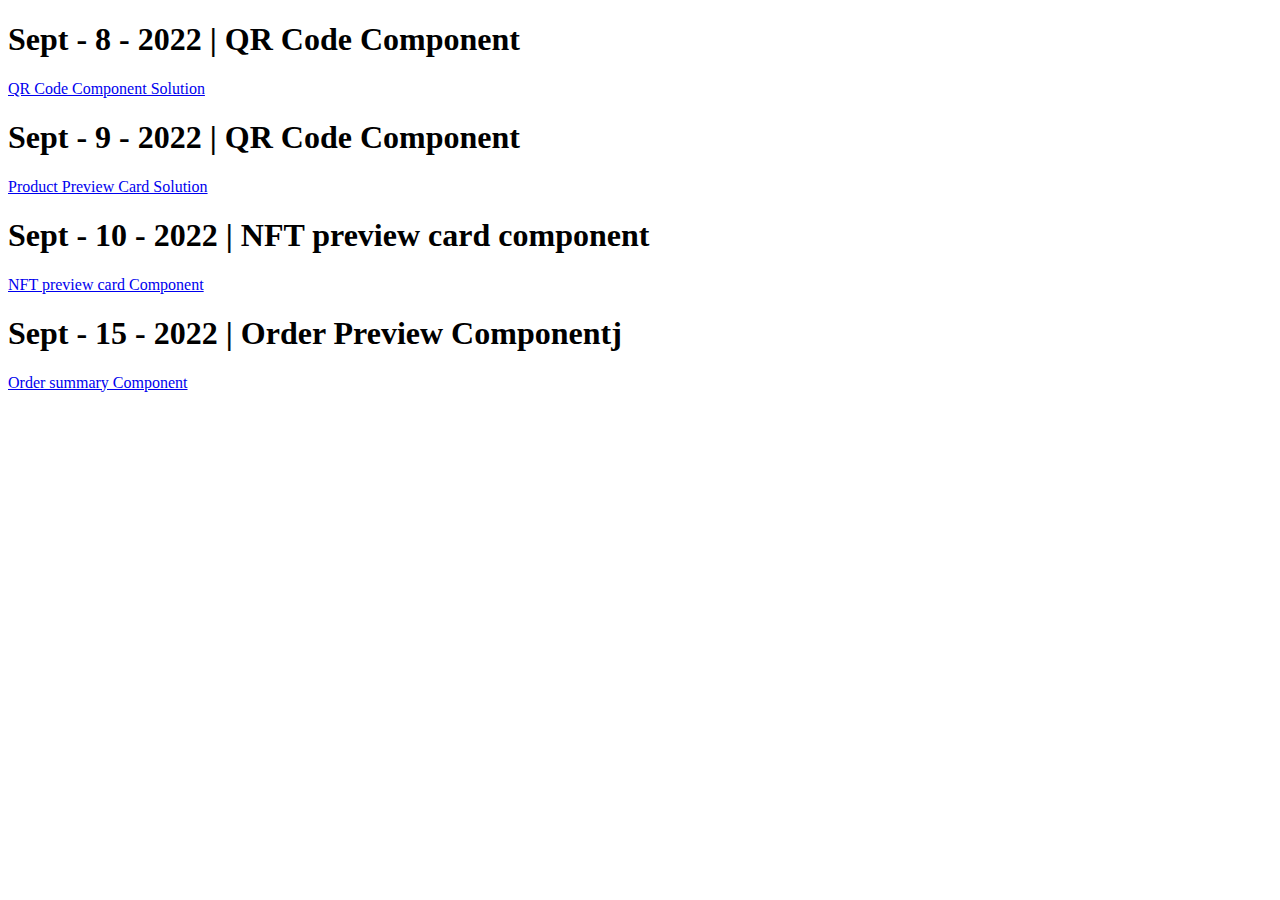
<file: index.html>
<!DOCTYPE html>
<html lang="en">
  <head>
    <meta charset="UTF-8">
    <meta name="viewport" content="width=device-width, initial-scale=1.0">
    <meta http-equiv="X-UA-Compatible" content="ie=edge">
    <title>Frontend Mentor Solutions</title>
  </head>
  <body>
    <main>
        <h1>Sept - 8 - 2022 | QR Code Component</h1>
        <a href="qr-code-component-main/index.html">QR Code Component Solution</a>
        <h1>Sept - 9 - 2022 | QR Code Component</h1>
        <a href="product-preview-card-component-main/index.html">Product Preview Card Solution</a>
        <h1>Sept - 10 - 2022 | NFT preview card component</h1>
        <a href="nft-preview-card-component-main/index.html">NFT preview card Component</a>
        <h1>Sept - 15 - 2022 | Order Preview Componentj</h1>
        <a href="order-summary-component-main/index.html">Order summary Component</a>
    </main>
  </body>
</html>
</file>
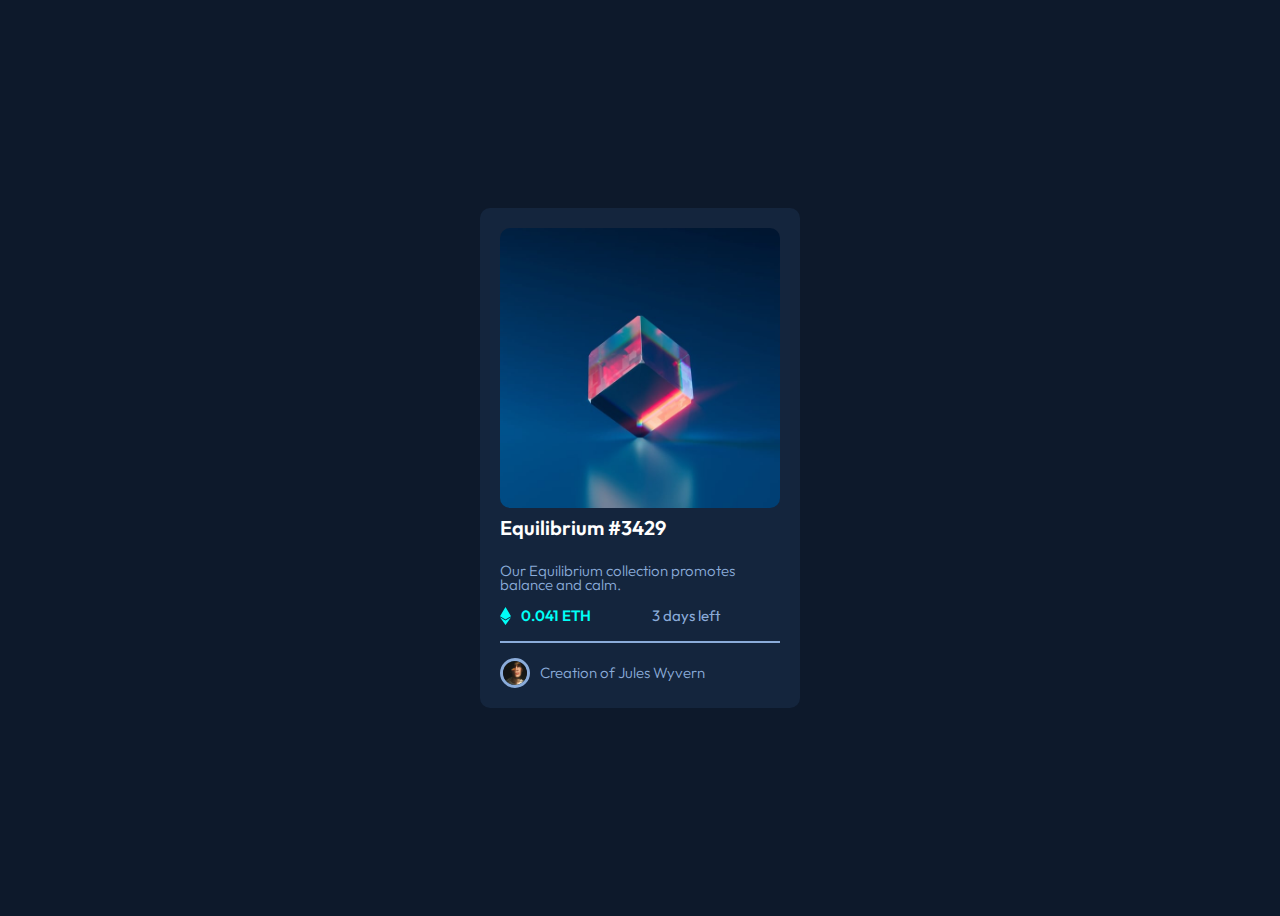
<file: nft-preview-card-component-main/index.html>
<!DOCTYPE html>
<html lang="en">
<head>
  <meta charset="UTF-8">
  <meta name="viewport" content="width=device-width, initial-scale=1.0"> <!-- displays site properly based on user's device -->

  <link rel="icon" type="image/png" sizes="32x32" href="./images/favicon-32x32.png">
  <link rel="stylesheet" href="css/style.css">  
</head>
<body>

    <main>
      <div class="container">
        <div class="image">
          <img src="images/image-equilibrium.jpg" alt="nft-equalibrium">
        </div>

        <div class="text">
          <h1>Equilibrium #3429</h1>
          
          <p class="description">Our Equilibrium collection promotes balance and calm.</p>

          <div class="price-date">
            <div class="eth">
              <img src="images/icon-ethereum.svg" class="eth-logo" alt="eth-ticker"> <p class="price">0.041 ETH</p>
            </div>
            <p class="date">3 days left</p>
          </div>
            <hr>
          <div class="social">
            <div class="social-img-container">
              <img class="social-img" src="images/image-avatar.png" alt="image-avatar">
            </div>
            <p class="creation"> Creation of Jules Wyvern</p>
          </div>
        </div>
      </div>

    </main>

</body>
</html>
</file>
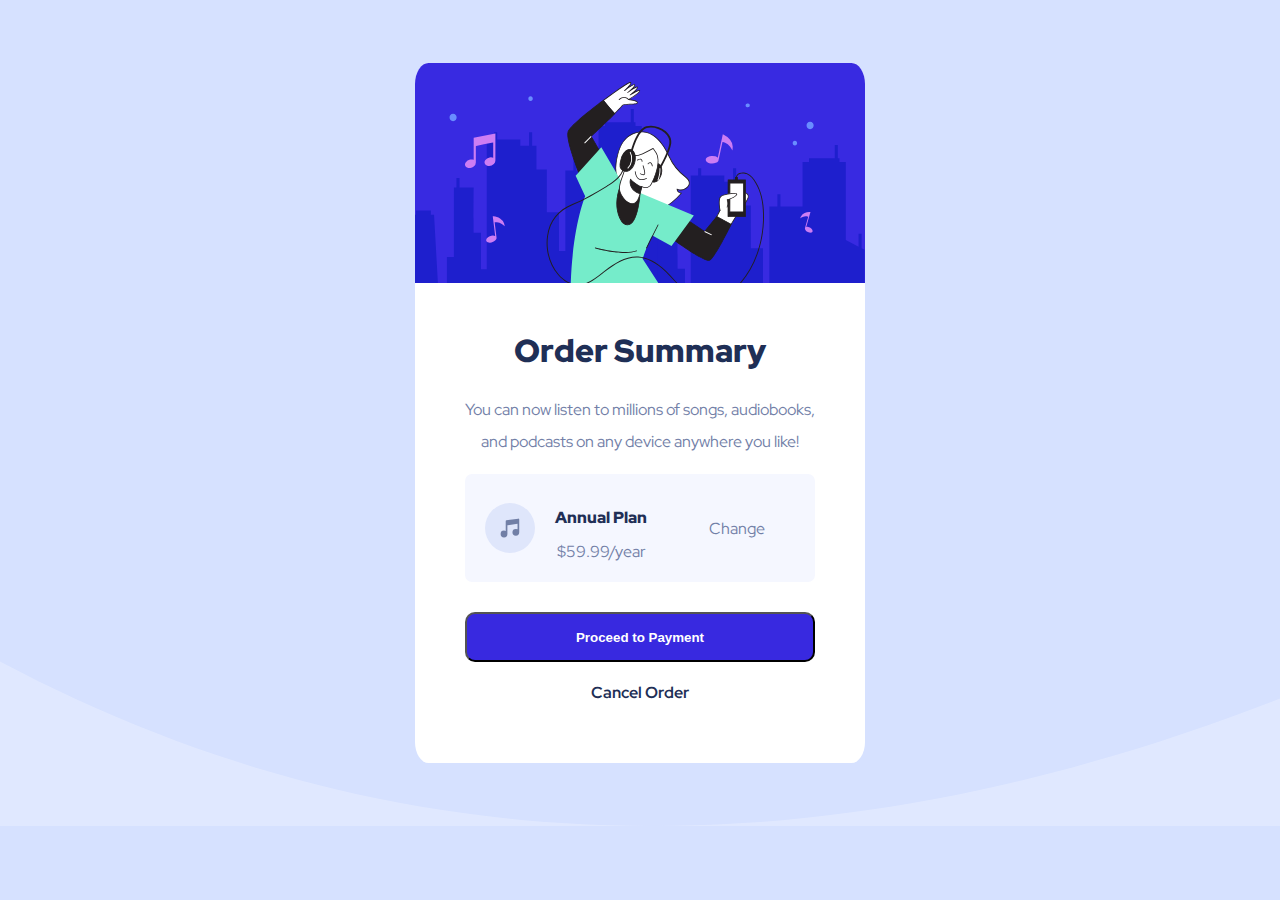
<file: order-summary-component-main/index.html>
<!DOCTYPE html>
<html lang="en">
<head>
  <meta charset="UTF-8">
  <meta name="viewport" content="width=device-width, initial-scale=1.0"> <!-- displays site properly based on user's device -->

  <link rel="icon" type="image/png" sizes="32x32" href="./images/favicon-32x32.png">
  <link rel="stylesheet" href="css/style.css">
  
  <title>Frontend Mentor | Order summary card</title>

</head>
<body>
    <main>
      <div class="container">
        <img src="images/illustration-hero.svg" alt="woman dancing to music">
        <div class="content">
          <h1>Order Summary</h1>

          <p>
          You can now listen to millions of songs, audiobooks, and podcasts on any 
          device anywhere you like!
          </p>

          <div class="pricing">
            <img src="images/icon-music.svg" alt="eigth note">
            <div class="annual-plan">
              <h2>Annual Plan</h2>
              $59.99/year
            </div>

            <div class="Change">
              Change
            </div>
          </div>

          <div class="Payment">
            <button>Proceed to Payment</button>
            <div class="Cancel">
              Cancel Order
            </div>
          </div>
        </div>
      </div>
    </main> 
</body>
</html>
</file>
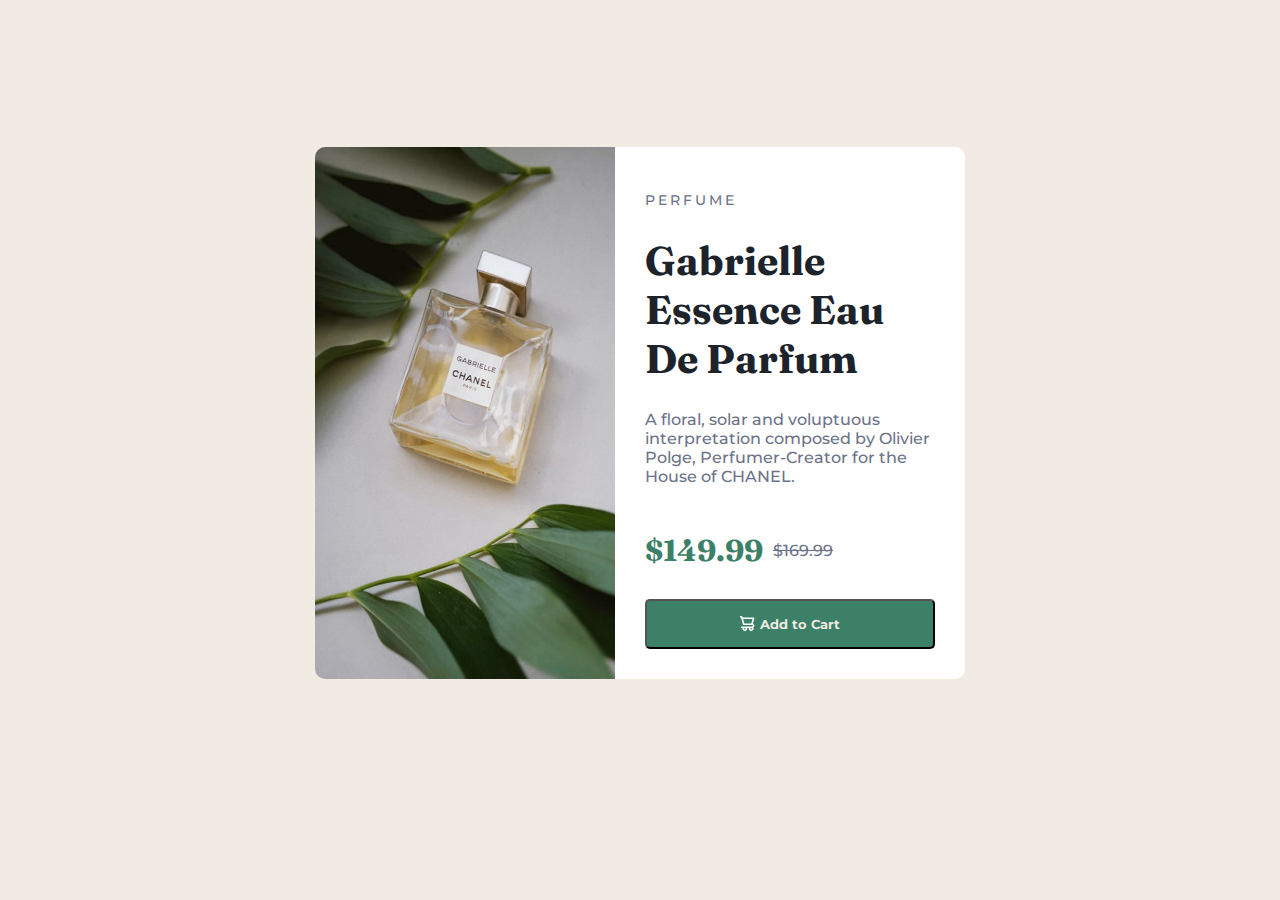
<file: product-preview-card-component-main/index.html>
<!DOCTYPE html>
<html lang="en">
<head>
  <meta charset="UTF-8">
  <meta name="viewport" content="width=device-width, initial-scale=1.0"> <!-- displays site properly based on user's device -->

  <link rel="icon" type="image/png" sizes="32x32" href="./images/favicon-32x32.png">
  
  <title>Frontend Mentor | Product preview card component</title>
  <link rel="stylesheet" href="css/style.css">

  <link rel="preconnect" href="https://fonts.googleapis.com">
  <link rel="preconnect" href="https://fonts.gstatic.com" crossorigin>
  <link href="https://fonts.googleapis.com/css2?family=Montserrat:wght@500;700&display=swap" rel="stylesheet">
  <link href="https://fonts.googleapis.com/css2?family=Fraunces:opsz,wght@9..144,700&family=Montserrat:wght@500;700&display=swap" rel="stylesheet">
</head>
<body>
  <main>
      <div class="container">

        <div class="image">
          <img src="images/image-product-desktop.jpg">
        </div>

        <div class="text">
          <p class="category">Perfume</p>

          <h1>Gabrielle Essence Eau De Parfum</h1>

          <p class="description">
            A floral, solar and voluptuous interpretation composed by Olivier Polge, 
            Perfumer-Creator for the House of CHANEL.
          </p>

          <div class="pricing">
            <p class="price">$149.99</p>
            <p class="discount">$169.99</p>
          </div>
          <div class="add-to-cart">
            
            <button><img class="icon" src="images/icon-cart.svg">Add to Cart</button>
          </div>
        </div>

      </div>
  </main>
</body>
</html>
</file>
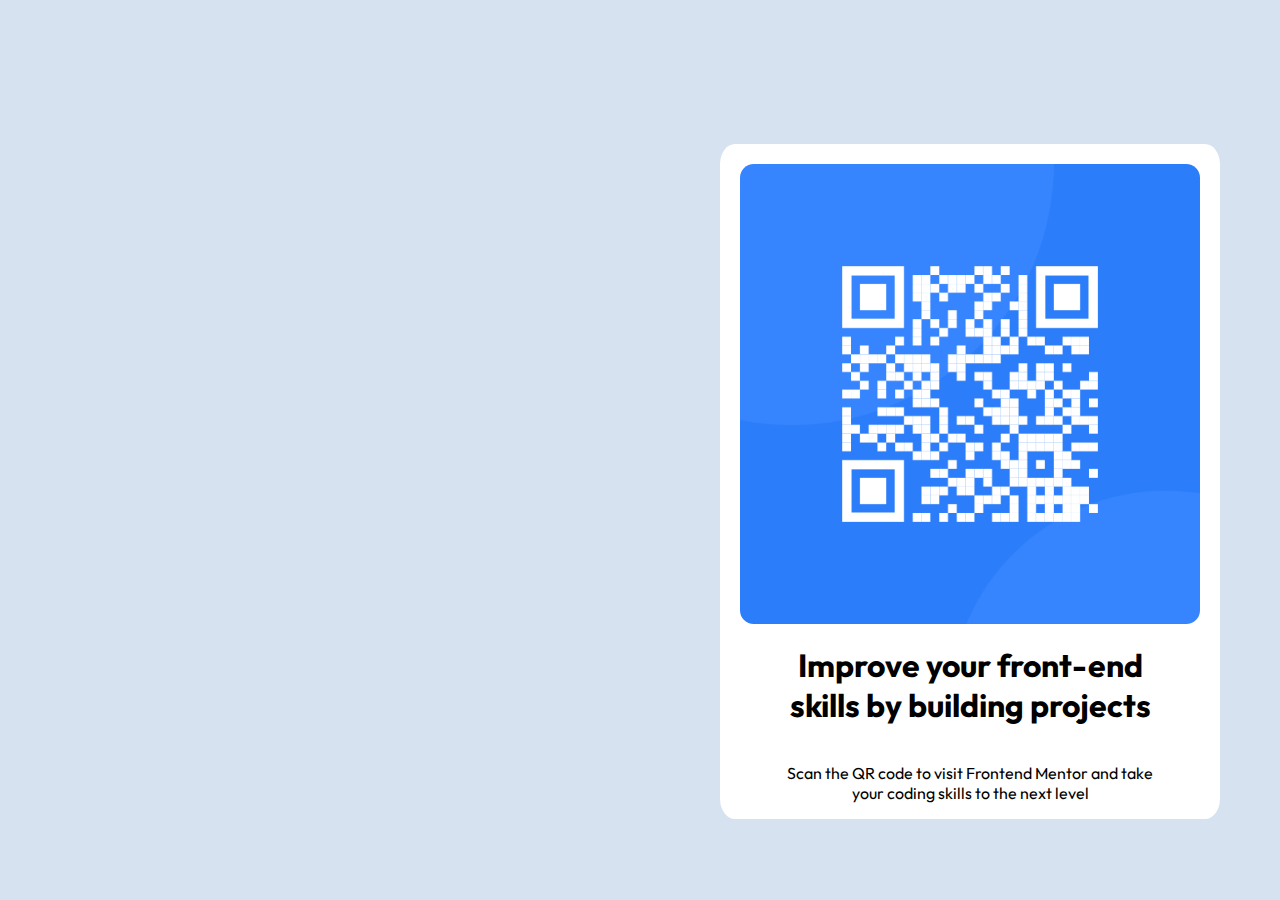
<file: qr-code-component-main/index.html>
<!DOCTYPE html>
<html lang="en">
<head>
  <meta charset="UTF-8">
  <meta name="viewport" content="width=device-width, initial-scale=1.0"> <!-- displays site properly based on user's device -->
  <link rel="icon" type="image/png" sizes="32x32" href="./images/favicon-32x32.png">
  <title>Frontend Mentor | QR code component</title>
  <link rel="stylesheet" href="css/style.css">
  <link rel="preconnect" href="https://fonts.googleapis.com">
  <link rel="preconnect" href="https://fonts.gstatic.com" crossorigin>
  <link href="https://fonts.googleapis.com/css2?family=Outfit:wght@400;700&display=swap" rel="stylesheet">
</head>
<body>
  <main>
    <div class="container">
        <img src="images/image-qr-code.png" alt="qr-code">
        <h1> Improve your front-end skills by building projects </h1>

        <p> Scan the QR code to visit Frontend Mentor and take your coding skills to the next level </p>
    </div>
  </main>
</body>
</html>
</file>
<file: nft-preview-card-component-main/css/style.css>
@import url('https://fonts.googleapis.com/css2?family=Outfit:wght@300;400;600&display=swap');

:root {
  --mobile: 375px;
  --desktop: 1440px;

  --soft-blue: hsl(215, 51%, 70%);
  --cyan: hsl(178, 100%, 50%);

  --very-dark-blue-main-bg: hsl(217, 54%, 11%);
  --very-dark-blue-card-bg: hsl(216, 50%, 16%);
  --very-dark-blue-line: hsl(215, 32%, 27%);
  --white: hsl(0, 0%, 100%);

  --font-size-paragraph: 15px;

  --family: 'Outfit', sans-serif;
  --weight-light: 300;
  --weight-medium: 400;
  --weight-bold: 600;
}

html {
  size: var(--desktop);
}
body {
  height: 100vh;
  display: flex;
  justify-content: center;
  align-items: center;
  font-family: var(--family);
  font-size: var(--font-size-paragraph);
  color: var(--soft-blue);
  background-color: var(--very-dark-blue-main-bg);

}

main {
  width: 320px;
  height: 500px;
  font-size: var(--font-size-paragraph);
  font-weight: var(--weight-light);
  overflow: hidden;
  border-radius: 10px;

  background-color: var(--very-dark-blue-card-bg);

  display: flex;
  justify-content: center;
  word-wrap: break-word;

}

.container {
  overflow: hidden;
  display: flex;
  margin: 20px;
  overflow: hidden;
  flex-direction: column;
  justify-content: space-evenly;
  align-items: center;
}

.image {
  display: flex;
  justify-content: center;
  align-items: center;
  flex: 100%;
  height: 350px;
}

.image img {
  border-radius: 10px;
  flex: 100%;
  max-width: 100%;
  max-height: 100%;
}

.text {
  flex: 100%;
  display: flex;
  flex-wrap: wrap;
  justify-content: start;
  flex-direction: column;
  line-height: 14px;
}

.text h1 {
  color: var(--white);
  font-weight: var(--weight-bold);
  font-size: 20px;
}

p {
  font-size: var(--font-size-paragraph);
  margin: auto;
}

.price-date, .social {
  display: flex;
  flex-direction: row;
  justify-content: space-between;
}

.eth {
  display: flex;
  flex-direction: row;
  justify-content: center;
  align-items: center;
}

.eth-logo {
  height: 100%;
}
.price {
  padding-left: 10px;
  color: var(--cyan);
  font-weight: var(--weight-bold);
}

.date {
  font-weight: var(--weight-medium);
  justify-self: end;
}

hr {
  border: 1px solid var(--soft-blue);
  width: 100%;
  margin: auto;
}

.social {
  display: flex;
  justify-content: flex-start;
}

.social-img-container{
  max-height: 30px;
  max-width:  30px;
  display: flex;
}

.social-img {
  max-height: 100%;
  max-width: 100%;
  border-radius: 50%;
  border: 3px solid var(--soft-blue);
}

.creation {
  display: flex;
  margin-left: 10px;
}

@media (min-width: var(--mobile)) {


}
</file>
<file: order-summary-component-main/css/style.css>
@import url('https://fonts.googleapis.com/css2?family=Red+Hat+Display:wght@500;700;900&display=swap');

:root {
  --mobile: 375px;
  --desktop: 1440px;

  --pale-blue: hsl(225, 100%, 94%);
  --bright-blue: hsl(245, 75%, 52%);

  --very-pale-blue: hsl(225, 100%, 98%);
  --desaturated-blue: hsl(224, 23%, 55%);
  --dark-blue: hsl(223, 47%, 23%);

  --font-size-paragraph: 16px;

  --font-family: 'Red Hat Display', sans-serif;

  --weights-normal: 500; 
  --weights-bold: 700; 
  --weights-strong: 900;
}

html {
  position: relative;
  z-index: 10;
  background-color: var(--pale-blue);
  background-image: url("../images/pattern-background-desktop.svg");
  background-size: cover;
}

body {
  height: 90vh;
  display: flex;
  justify-content: center;
  align-items: center;
  min-width: var(--mobile);
}

main {
  max-width: var(--desktop);
  font-family: var(--font-family);
  color: var(--dark-blue);
  display: flex;
  justify-items: center;
}

.container {
  background-color: white;
  border-radius: 3%;
  width: 450px;
  height: 700px;
  overflow: hidden;
  box-shadow: 5px 50px 50px 2px rgba(0, 0, 0, 0);
}

.content {
  padding: 20px 50px 0px 50px;
  text-align: center;
}

h1, h2 {
  font-weight: var(--weights-strong);
}

p {
  line-height: 2rem;
  color: var(--desaturated-blue);
}

.pricing {
  background-color: var(--very-pale-blue);
  border-radius: 7px;
  padding: 20px;
  display: flex;
  align-items: center;
  font-size: var(--font-family);
  color: var(--desaturated-blue);
  margin-bottom: 10px;
}

.pricing h2 {
  color: var(--dark-blue);
  font-size: var(--font-family);
}

.pricing img {
  height: 50px;
  width: 50px;
  margin-right: 20px;
}

.pricing .Change {
    display: flex;
    margin-left: 20%;
}

.annual-plan {
  display: flex;
  flex-direction: column;
}

.Payment {
  display: flex;
  flex-direction: column;
  justify-content: space-between;
  font-weight: var(--weights-strong);
}

button {
  margin-top: 20px;
  font-weight: var(--weights-strong);
  color: white;
  background-color: var(--bright-blue);
  border-radius: 10px;
  height: 50px;
  box-shadow: 50px 250px;
}

.Cancel {
  margin-top: 20px;
  font-weight: var(--weights-bold);
}
</file>
<file: product-preview-card-component-main/css/style.css>
:root {
  --Mobile: 375px;
  --Desktop: 1440px;

  --dark-cyan: hsl(158, 36%, 37%);
  --cream: hsl(30, 38%, 92%);

  --very-dark-blue: hsl(212, 21%, 14%);
  --dark-grayish-blue: hsl(228, 12%, 48%);
  --white: hsl(0, 0%, 100%);

  --font-size: 14px;

  --font-Montserat: 'Montserrat', sans-serif;
  --medium-500: 500;
  --bold-700: 700;

  --font-Fraunces: 'Fraunces', serif;
}

* {
  background-color: var(--cream);
  size: var(--Desktop);
}

body {
  height: 90vh;
  display: flex;
  justify-content: center;
  align-items: center;
}

main {
  display: flex;
  border-radius: 10px;
  max-width: 650px;
  margin: auto;
  overflow: hidden;
  background-color: var(--white);
  align-items: center;
  justify-content: center;
}

.container {
  display: flex;
  justify-content: center;
  background-color: var(--white);
}

img {
  height: 100%;
  width: 300px;
}
 
.text {
  background-color: var(--white);
  margin: 30px
}

.pricing {
  background-color: inherit;
  display: flex;
  align-items: center;
}

p, h1, button {
  background-color: inherit;
  color: var(--dark-grayish-blue);
  font-family: var(--font-Montserat);
  font-weight: var(--medium-500);
}

.category {
  font-family: var(--font-Montserat);
  text-transform: uppercase;
  font-size: var(--font-size);
  letter-spacing: 3px;
}

h1 {
  color: var(--very-dark-blue);
  font-family: var(--font-Fraunces);
  font-weight: var(--bold-700);
  font-size: 40px;
}

.price {
  color: var(--dark-cyan);
  font-weight: var(--bold-700);
  font-size: 30px;
  font-family: var(--font-Fraunces);
}

.discount {  
  text-decoration: line-through;
  margin-left: 10px;
}

button {
  background-color: var(--dark-cyan);
  color: var(--cream);
  font-weight: var(--bold-700);
  border-radius: 5px;
  height: 50px;
  width: 100%;
  display: flex;
  align-items: center;
  justify-content: center;
}

.icon {
  height: 15px;
  width: 15px; 
  margin-right: 5px;
  background-color: inherit;
}
</file>
<file: qr-code-component-main/css/style.css>
:root {
  --mobile: 375px;
  --desktop: 1440px;

  --white: hsl(0, 0%, 100%);
  --light-gray: hsl(212, 45%, 89%);
  --grayish-blue: hsl(220, 15%, 55%);
  --dark-blue: hsl(218, 44%, 22%);

  --font-size: 15px;

  --font-family: "Outfit";
  --normal: 400; 
  --bold: 700;
}

* {
  background-color: var(--light-gray);
  width: var(--desktop);
}

body {
  width: 100%;
  margin-top: 10%;
  margin-left: 50%;
}

.container {
  background-color: var(--white);
  border-radius: 3%;
  
  font-family: var(--font-family);
  text-align: center;

  margin-bottom: 50px;
  width: 500px;

  display: flex;
  flex-direction: column;
  justify-content: center;
  align-items: center;
}

img {
  background-color: transparent;
  margin-top: 20px;
  width: 460px;
  max-height: auto;
  border-radius: 3%;
}

h1 {
  background-color: transparent;
  font-weight: var(--bold);
  width: 80%;
}

p {
  background-color: transparent;
  font-weight: var(--normal);
  width: 80%;
}
</file>
